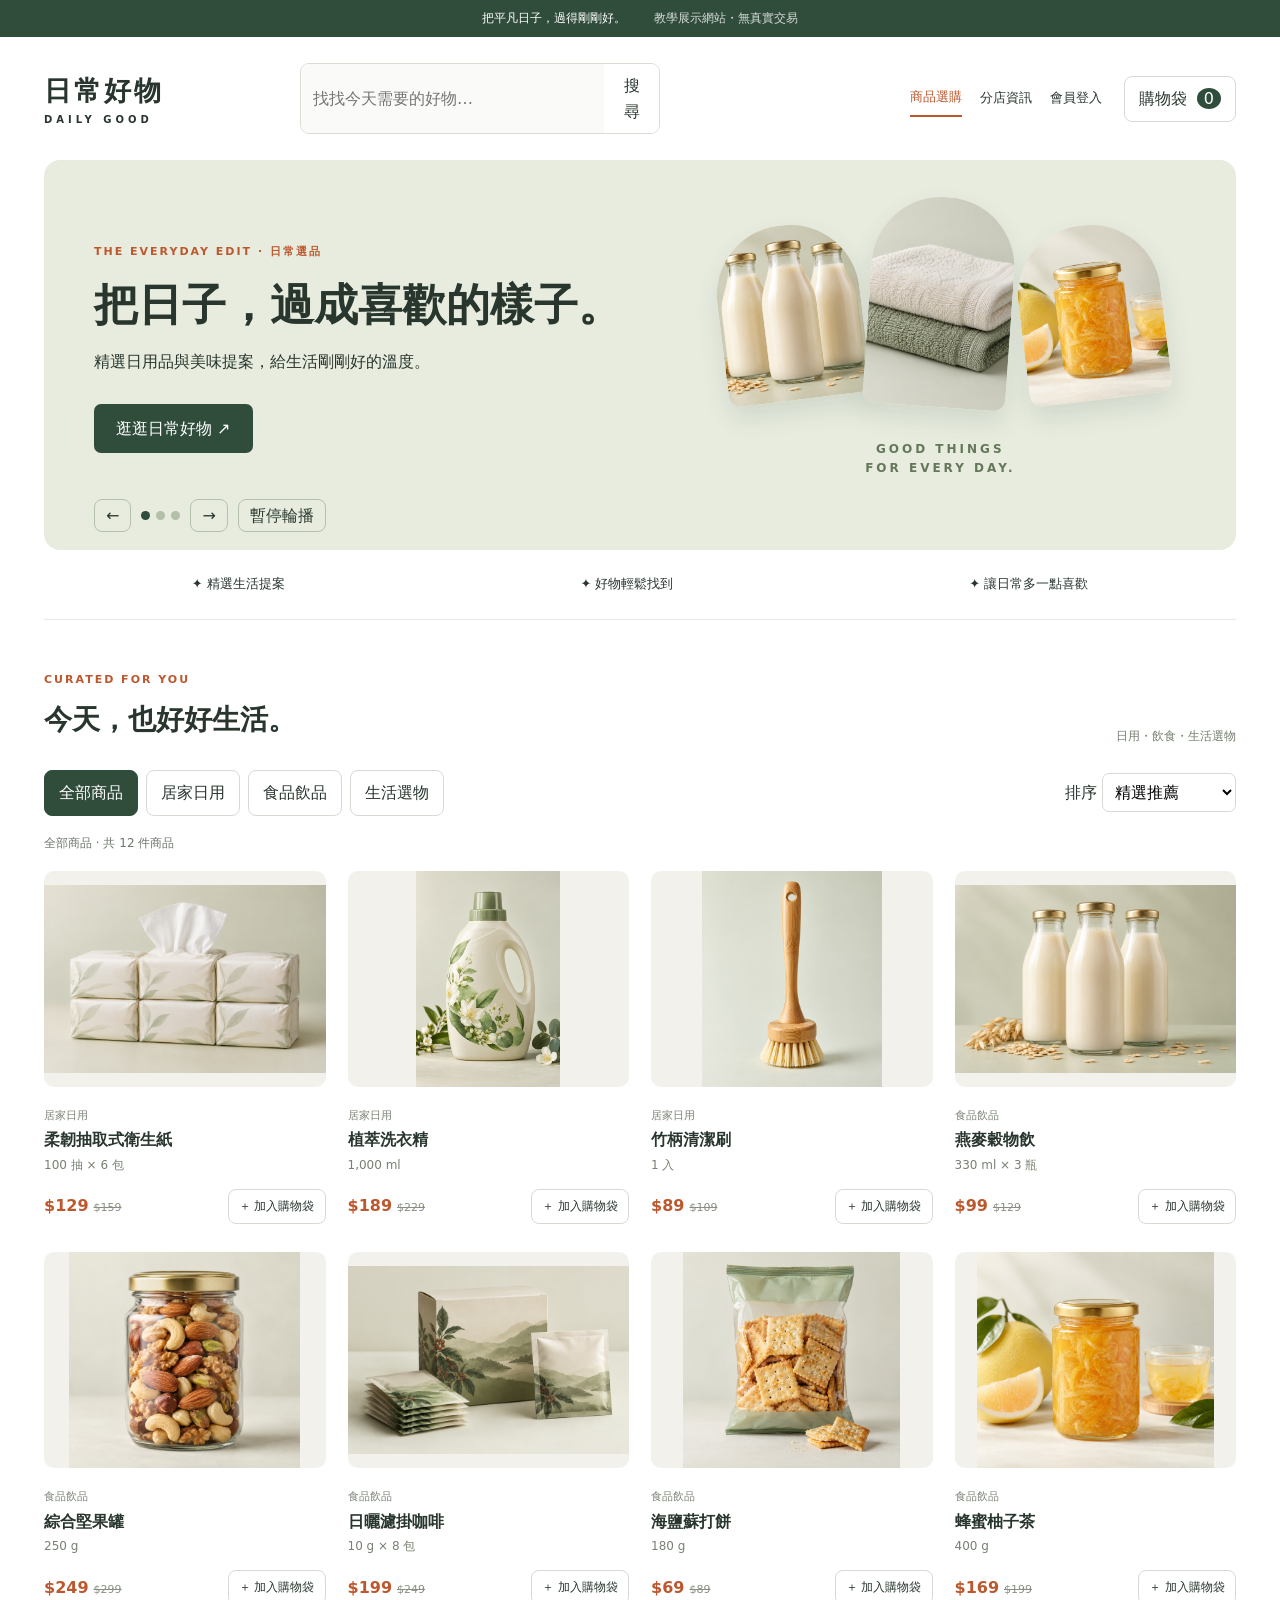
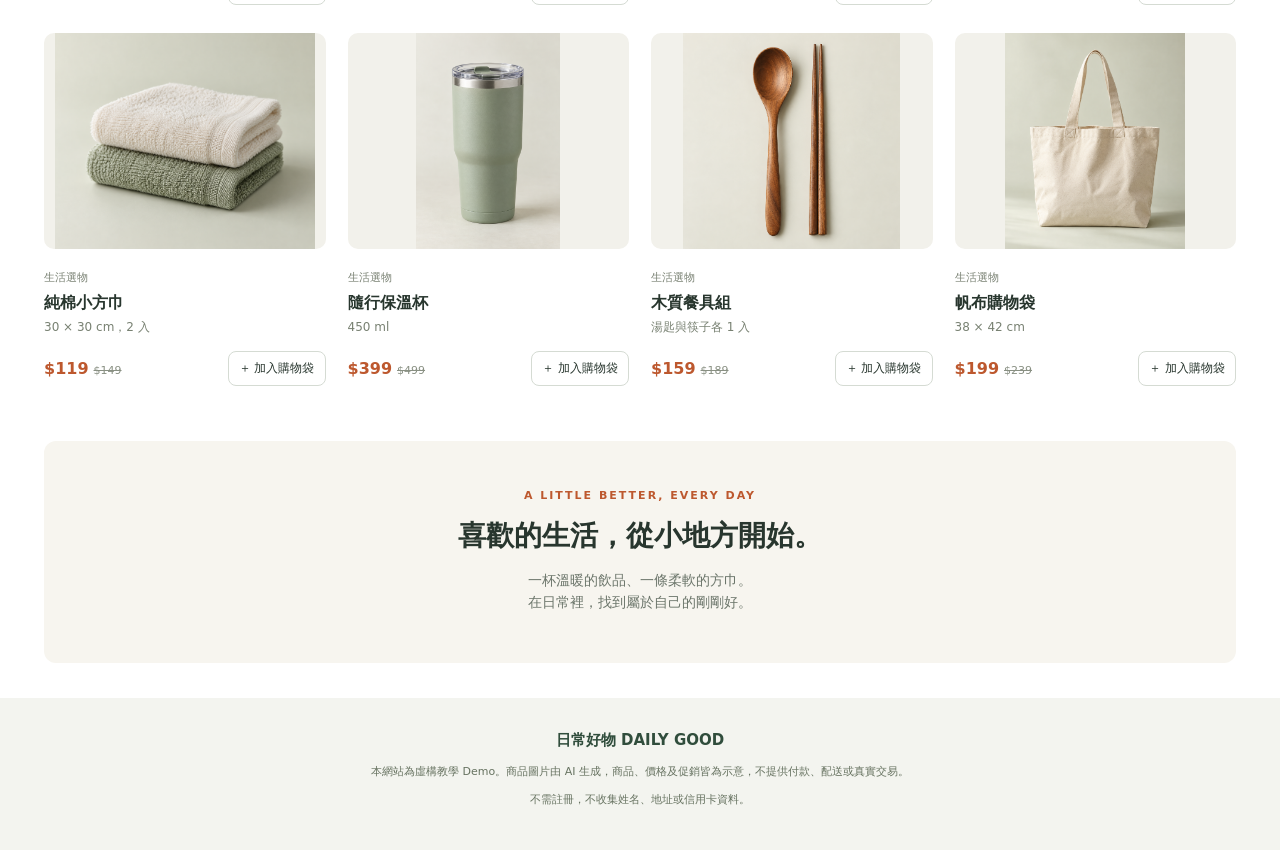
<file: index.html>
<!doctype html>
<html lang="zh-Hant">
  <head>
    <meta charset="UTF-8" />
    <meta name="viewport" content="width=device-width, initial-scale=1" />
    <meta
      name="description"
      content="日常好物：虛構電商教學網站，無真實交易。"
    />
    <title>日常好物 DAILY GOOD｜電商教學 Demo</title>
    <!-- GA4 教學插入點：依 README 將自己的 Google tag 貼在這裡。預設不追蹤。 -->
    <link rel="stylesheet" href="./assets/css/styles.css" />
    <script defer src="./assets/js/products.js"></script>
    <script defer src="./assets/js/app.js"></script>
    <script defer src="./assets/js/member.js"></script>

    <script async src="https://www.googletagmanager.com/gtm.js?id=GTM-5XD2KZ76"></script>
      <script>
  window.dataLayer = window.dataLayer || [];
  function gtag(){dataLayer.push(arguments);}
  gtag('js', new Date());
</script>
  </head>
  <body>
    <div class="announcement">
      把平凡日子，過得剛剛好。 <span>教學展示網站・無真實交易</span>
    </div>
    <header>
      <a class="brand" href="./index.html">日常好物<small>DAILY GOOD</small></a>
      <form id="search-form" role="search">
        <label class="sr-only" for="search">搜尋商品名稱、分類或特色</label
        ><input
          id="search"
          type="search"
          placeholder="找找今天需要的好物…"
        /><button aria-label="搜尋商品">搜尋</button>
      </form>
      <nav class="site-nav" aria-label="主要導覽">
        <a href="./index.html" aria-current="page">商品選購</a
        ><a href="./stores.html">分店資訊</a
        ><a href="./login.html" id="member-link">會員登入</a>
      </nav>
      <button id="cart-open" class="cart-button">
        購物袋 <span id="cart-count">0</span>
      </button>
    </header>
    <main>
      <section class="hero" aria-label="促銷活動">
        <div class="hero-copy">
          <p class="eyebrow" id="banner-label"></p>
          <h1 id="banner-title"></h1>
          <p id="banner-text"></p>
          <a class="primary" href="#shop">逛逛日常好物 ↗</a>
        </div>
        <div class="hero-art" aria-hidden="true">
          <img src="./assets/images/product-4.png" alt="" /><img
            src="./assets/images/product-9.png"
            alt=""
          /><img src="./assets/images/product-8.png" alt="" /><b
            >GOOD THINGS<br />FOR EVERY DAY.</b
          >
        </div>
        <div class="carousel-controls">
          <button id="prev" aria-label="上一則促銷">←</button>
          <div id="dots"></div>
          <button id="next" aria-label="下一則促銷">→</button
          ><button id="pause">暫停輪播</button>
        </div>
      </section>
      <section class="benefits" aria-label="品牌特色">
        <span>✦ 精選生活提案</span><span>✦ 好物輕鬆找到</span
        ><span>✦ 讓日常多一點喜歡</span>
      </section>
      <section id="shop">
        <div class="section-heading">
          <div>
            <p class="eyebrow">CURATED FOR YOU</p>
            <h2>今天，也好好生活。</h2>
          </div>
          <span>日用・飲食・生活選物</span>
        </div>
        <div class="toolbar">
          <nav id="categories" aria-label="商品分類"></nav>
          <label
            >排序
            <select id="sort">
              <option value="featured">精選推薦</option>
              <option value="low">價格由低到高</option>
              <option value="high">價格由高到低</option>
            </select></label
          >
        </div>
        <p id="result-count" role="status"></p>
        <div id="products" class="grid"></div>
        <div id="empty" hidden>
          <h3>暫時找不到符合的商品</h3>
          <p>試試其他關鍵字或分類。</p>
          <button id="reset">清除搜尋與篩選</button>
        </div>
      </section>
      <section class="story">
        <p class="eyebrow">A LITTLE BETTER, EVERY DAY</p>
        <h2>喜歡的生活，從小地方開始。</h2>
        <p>
          一杯溫暖的飲品、一條柔軟的方巾。<br />在日常裡，找到屬於自己的剛剛好。
        </p>
      </section>
    </main>
    <footer>
      <strong>日常好物 DAILY GOOD</strong>
      <p>
        本網站為虛構教學 Demo。商品圖片由 AI
        生成，商品、價格及促銷皆為示意，不提供付款、配送或真實交易。
      </p>
      <p>不需註冊，不收集姓名、地址或信用卡資料。</p>
    </footer>
    <dialog id="detail" aria-labelledby="detail-title">
      <button class="close" data-close="detail" aria-label="關閉商品詳情">
        ×
      </button>
      <div id="detail-body"></div>
    </dialog>
    <dialog id="cart" aria-labelledby="cart-title">
      <button class="close" data-close="cart" aria-label="關閉購物袋">×</button>
      <h2 id="cart-title">你的示範購物袋</h2>
      <p class="muted">僅供課堂操作，不會產生訂單或扣款。</p>
      <div id="cart-items"></div>
      <div class="total">商品總額 <strong id="cart-total"></strong></div>
      <button class="primary" id="checkout">完成示範（不付款）</button
      ><button id="clear-cart">清空購物袋</button>
      <p id="checkout-message" role="status"></p>
    </dialog>
    <div id="toast" role="status"></div>
  </body>
</html>
</file>
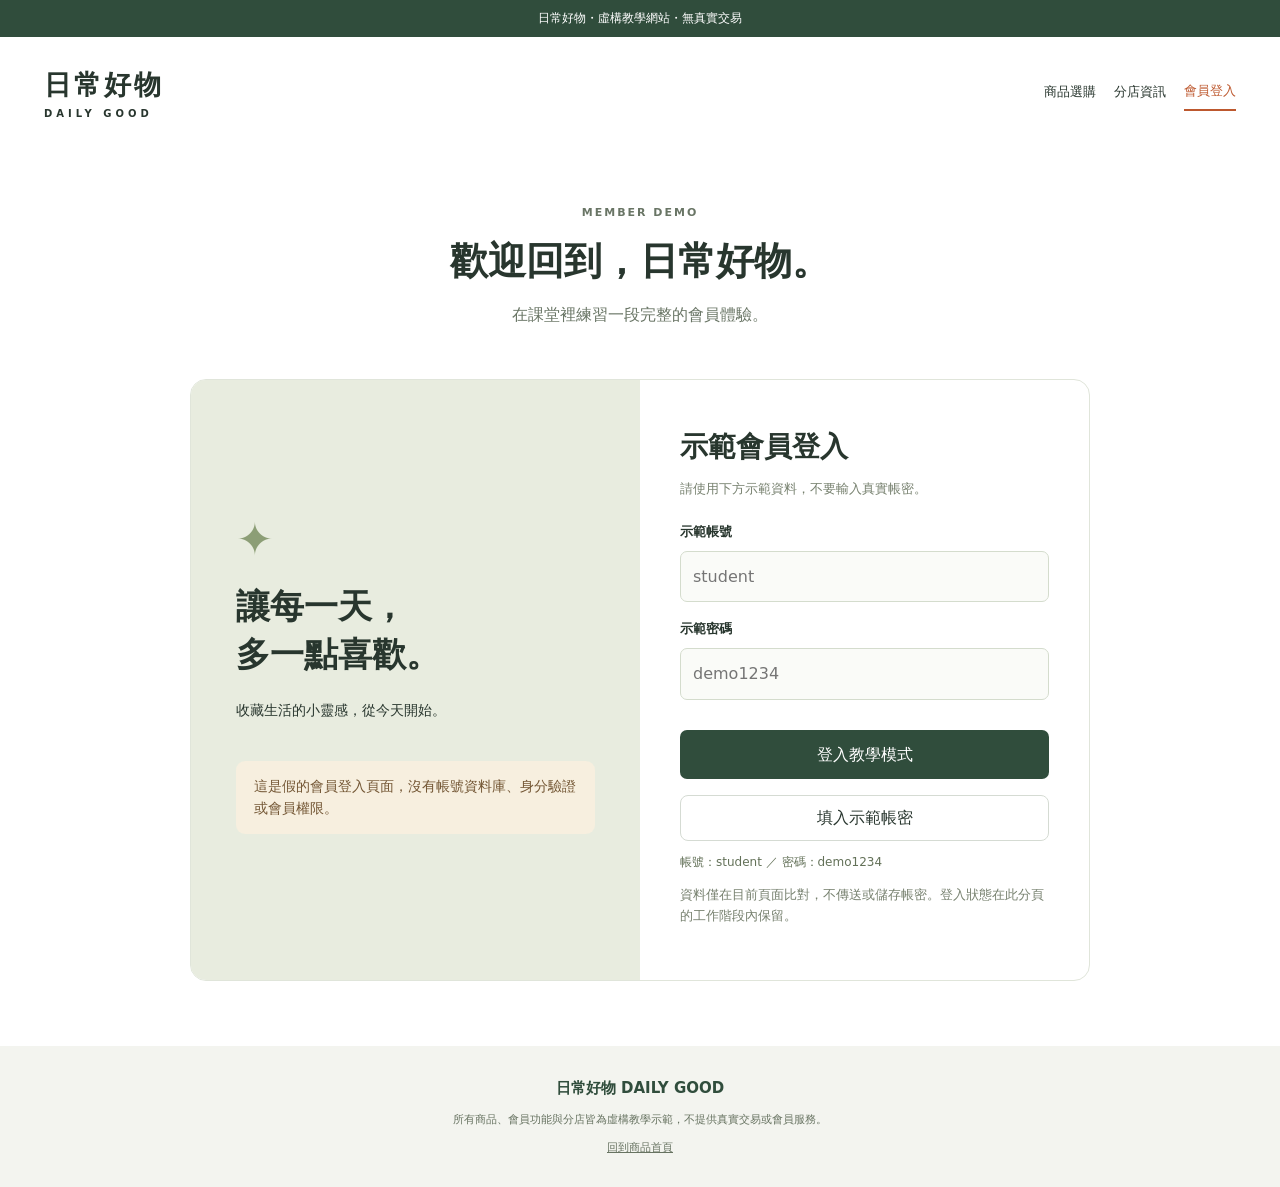
<file: login.html>
<!doctype html>
<html lang="zh-Hant">
  <head>
    <meta charset="UTF-8" />
    <meta name="viewport" content="width=device-width, initial-scale=1" />
    <link rel="stylesheet" href="./assets/css/styles.css" />
    <script defer src="./assets/js/member.js"></script>
    <title>示範會員登入｜日常好物教學 Demo</title>
  </head>
  <body>
    <div class="announcement">日常好物・虛構教學網站・無真實交易</div>
    <header>
      <a class="brand" href="./index.html">日常好物<small>DAILY GOOD</small></a>
      <nav class="site-nav" aria-label="主要導覽">
        <a href="./index.html">商品選購</a><a href="./stores.html">分店資訊</a
        ><a href="./login.html" aria-current="page" id="member-link"
          >會員登入</a
        >
      </nav>
    </header>
    <main>
      <section class="page-intro">
        <p class="eyebrow">MEMBER DEMO</p>
        <h1>歡迎回到，日常好物。</h1>
        <p>在課堂裡練習一段完整的會員體驗。</p>
      </section>
      <section class="login-layout">
        <div class="member-story">
          <span aria-hidden="true">✦</span>
          <h2>讓每一天，<br />多一點喜歡。</h2>
          <p>收藏生活的小靈感，從今天開始。</p>
          <p class="demo-note">
            這是假的會員登入頁面，沒有帳號資料庫、身分驗證或會員權限。
          </p>
        </div>
        <div class="login-panel">
          <div id="login-form-area">
            <h2>示範會員登入</h2>
            <p class="muted">請使用下方示範資料，不要輸入真實帳密。</p>
            <form id="login-form" class="member-form" autocomplete="off">
              <label for="demo-account">示範帳號</label
              ><input
                id="demo-account"
                name="demo-account"
                type="text"
                required
                placeholder="student"
                autocapitalize="none"
                spellcheck="false"
                autocomplete="off"
              /><label for="demo-password">示範密碼</label
              ><input
                id="demo-password"
                name="demo-password"
                type="password"
                required
                placeholder="demo1234"
                autocomplete="off"
              /><button class="primary" type="submit">登入教學模式</button>
            </form>
            <button id="fill-demo" class="fill-demo" type="button">
              填入示範帳密
            </button>
            <p class="credential-note">帳號：student ／ 密碼：demo1234</p>
            <p class="muted">
              資料僅在目前頁面比對，不傳送或儲存帳密。登入狀態在此分頁的工作階段內保留。
            </p>
            <p id="login-message" role="status"></p>
          </div>
          <div id="member-welcome" hidden>
            <p class="eyebrow">YOU ARE IN · DEMO ONLY</p>
            <h2>你好，示範會員！</h2>
            <p>
              登入體驗完成。這個狀態僅供教學，不代表任何真實帳戶或存取權限。
            </p>
            <a class="primary" href="./index.html">繼續逛好物</a
            ><button id="logout" type="button">登出示範</button>
          </div>
        </div>
      </section>
    </main>
    <footer>
      <strong>日常好物 DAILY GOOD</strong>
      <p>
        所有商品、會員功能與分店皆為虛構教學示範，不提供真實交易或會員服務。
      </p>
      <a href="./index.html">回到商品首頁</a>
    </footer>
  </body>
</html>
</file>
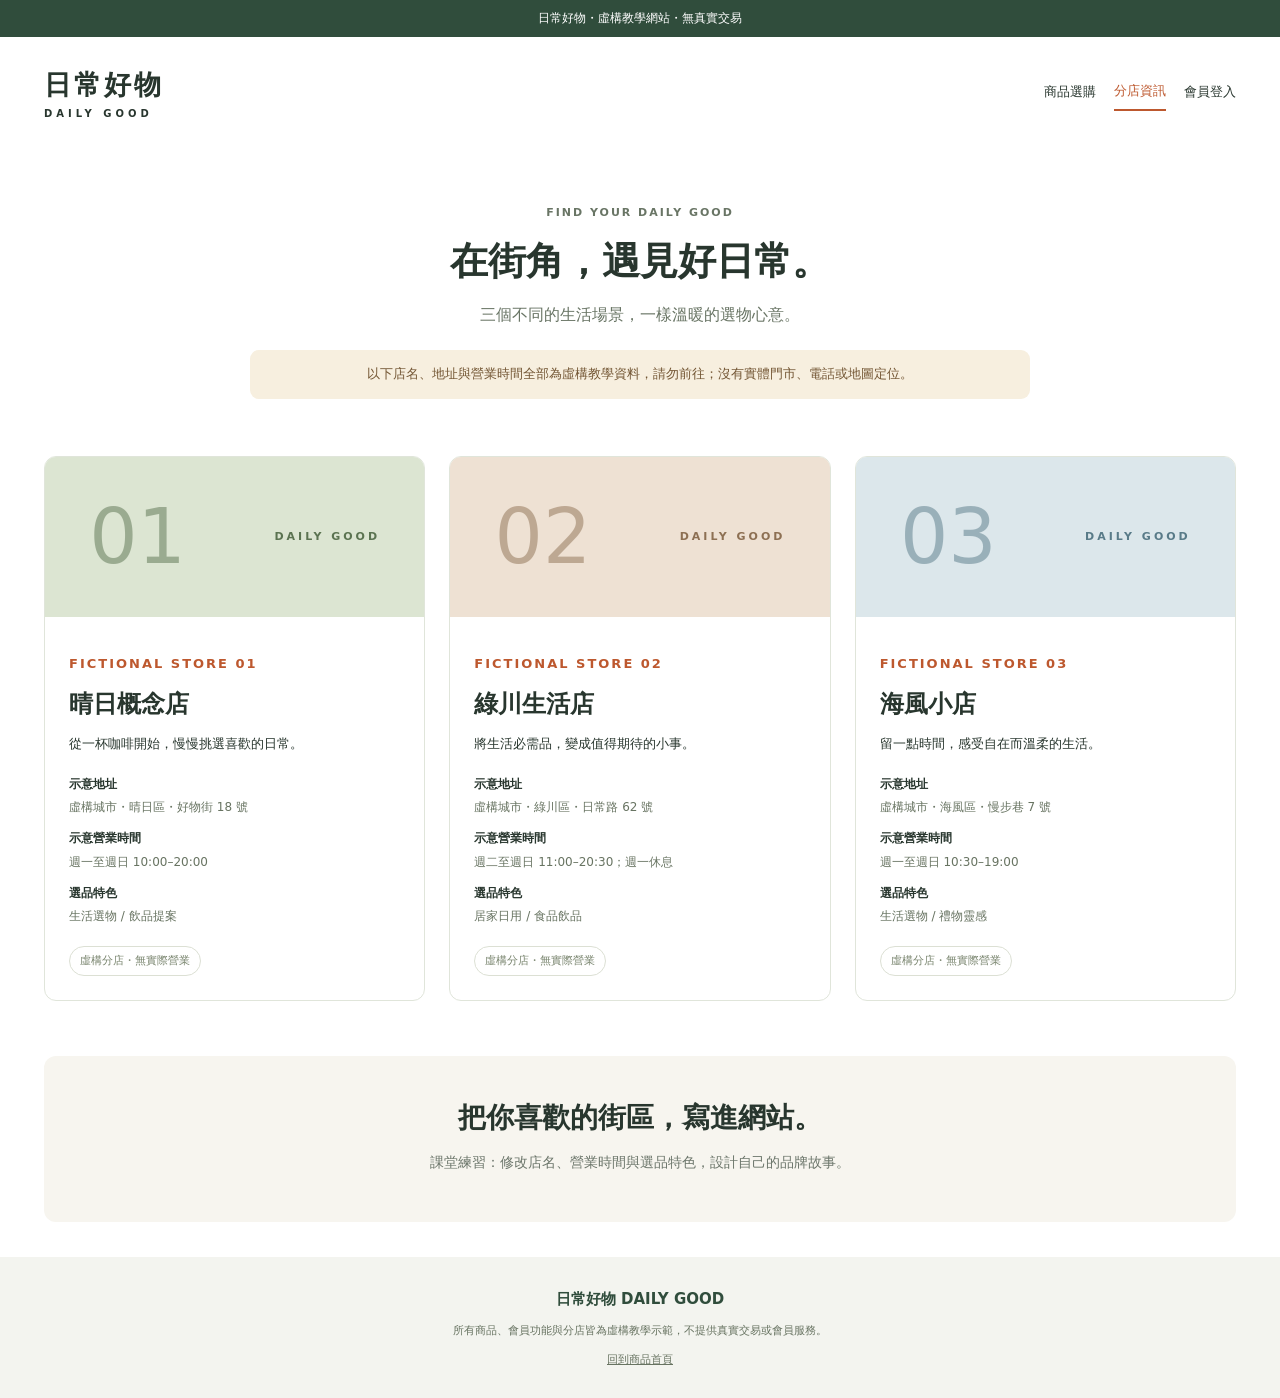
<file: stores.html>
<!doctype html>
<html lang="zh-Hant">
  <head>
    <meta charset="UTF-8" />
    <meta name="viewport" content="width=device-width, initial-scale=1" />
    <link rel="stylesheet" href="./assets/css/styles.css" />
    <script defer src="./assets/js/member.js"></script>
    <script async src="https://www.googletagmanager.com/gtm.js?id=GTM-5DV358CF"></script>
    <script async src="https://www.googletagmanager.com/gtm.js?id=GTM-PWGP7CXM"></script>
<script>
  window.dataLayer = window.dataLayer || [];
  function gtag(){dataLayer.push(arguments);}
  gtag('js', new Date());
</script>
    </script>
    <title>分店資訊｜日常好物教學 Demo</title>
  </head>
  <body>
    <div class="announcement">日常好物・虛構教學網站・無真實交易</div>
    <header>
      <a class="brand" href="./index.html">日常好物<small>DAILY GOOD</small></a>
      <nav class="site-nav" aria-label="主要導覽">
        <a href="./index.html">商品選購</a
        ><a href="./stores.html" aria-current="page">分店資訊</a
        ><a href="./login.html" id="member-link">會員登入</a>
      </nav>
    </header>
    <main>
      <section class="page-intro">
        <p class="eyebrow">FIND YOUR DAILY GOOD</p>
        <h1>在街角，遇見好日常。</h1>
        <p>三個不同的生活場景，一樣溫暖的選物心意。</p>
        <p class="demo-note">
          以下店名、地址與營業時間全部為虛構教學資料，請勿前往；沒有實體門市、電話或地圖定位。
        </p>
      </section>
      <section class="stores-grid" aria-label="虛構分店列表">
        <article class="store-card">
          <div class="store-visual store-01" aria-hidden="true">
            <span>01</span><b>DAILY GOOD</b>
          </div>
          <div class="store-content">
            <p class="eyebrow">FICTIONAL STORE 01</p>
            <h2>晴日概念店</h2>
            <p>從一杯咖啡開始，慢慢挑選喜歡的日常。</p>
            <dl>
              <dt>示意地址</dt>
              <dd>虛構城市・晴日區・好物街 18 號</dd>
              <dt>示意營業時間</dt>
              <dd>週一至週日 10:00–20:00</dd>
              <dt>選品特色</dt>
              <dd>生活選物 / 飲品提案</dd>
            </dl>
            <span class="store-badge">虛構分店・無實際營業</span>
          </div>
        </article>
        <article class="store-card">
          <div class="store-visual store-02" aria-hidden="true">
            <span>02</span><b>DAILY GOOD</b>
          </div>
          <div class="store-content">
            <p class="eyebrow">FICTIONAL STORE 02</p>
            <h2>綠川生活店</h2>
            <p>將生活必需品，變成值得期待的小事。</p>
            <dl>
              <dt>示意地址</dt>
              <dd>虛構城市・綠川區・日常路 62 號</dd>
              <dt>示意營業時間</dt>
              <dd>週二至週日 11:00–20:30；週一休息</dd>
              <dt>選品特色</dt>
              <dd>居家日用 / 食品飲品</dd>
            </dl>
            <span class="store-badge">虛構分店・無實際營業</span>
          </div>
        </article>
        <article class="store-card">
          <div class="store-visual store-03" aria-hidden="true">
            <span>03</span><b>DAILY GOOD</b>
          </div>
          <div class="store-content">
            <p class="eyebrow">FICTIONAL STORE 03</p>
            <h2>海風小店</h2>
            <p>留一點時間，感受自在而溫柔的生活。</p>
            <dl>
              <dt>示意地址</dt>
              <dd>虛構城市・海風區・慢步巷 7 號</dd>
              <dt>示意營業時間</dt>
              <dd>週一至週日 10:30–19:00</dd>
              <dt>選品特色</dt>
              <dd>生活選物 / 禮物靈感</dd>
            </dl>
            <span class="store-badge">虛構分店・無實際營業</span>
          </div>
        </article>
      </section>
      <section class="story">
        <h2>把你喜歡的街區，寫進網站。</h2>
        <p>課堂練習：修改店名、營業時間與選品特色，設計自己的品牌故事。</p>
      </section>
    </main>
    <footer>
      <strong>日常好物 DAILY GOOD</strong>
      <p>
        所有商品、會員功能與分店皆為虛構教學示範，不提供真實交易或會員服務。
      </p>
      <a href="./index.html">回到商品首頁</a>
    </footer>
  </body>
</html>
</file>
<file: assets/css/styles.css>
/* 教學練習：修改以下色票，打造自己的品牌。 */
:root {
  --green: #304d3c;
  --cream: #f7f5ef;
  --orange: #bd582e;
  --ink: #28362e;
}
* {
  box-sizing: border-box;
}
html {
  scroll-behavior: smooth;
  scroll-padding-top: 20px;
}
body {
  margin: 0;
  color: var(--ink);
  background: #fff;
  font-family:
    system-ui,
    -apple-system,
    "Noto Sans TC",
    sans-serif;
  line-height: 1.6;
}
button,
input,
select {
  font: inherit;
}
button,
a,
input,
select {
  -webkit-tap-highlight-color: transparent;
}
button {
  cursor: pointer;
  border: 1px solid #d5dbd3;
  border-radius: 8px;
  background: white;
  color: var(--ink);
  padding: 9px 14px;
}
button:hover {
  background: #edf1e9;
}
a {
  color: inherit;
}
button:focus-visible,
a:focus-visible,
input:focus-visible,
select:focus-visible {
  outline: 3px solid #cf7b37;
  outline-offset: 3px;
}
.announcement {
  background: var(--green);
  color: white;
  text-align: center;
  font-size: 12px;
  padding: 9px;
}
.announcement span {
  margin-left: 25px;
  opacity: 0.8;
}
header {
  max-width: 1240px;
  margin: auto;
  display: flex;
  align-items: center;
  gap: 40px;
  padding: 26px 24px;
}
.brand {
  text-decoration: none;
  font-size: 27px;
  font-weight: 800;
  letter-spacing: 3px;
  white-space: nowrap;
}
.brand small {
  display: block;
  font-size: 10px;
  letter-spacing: 4px;
}
form {
  display: flex;
  max-width: 500px;
  flex: 1;
  margin: auto;
  border: 1px solid #d9ded5;
  border-radius: 9px;
  overflow: hidden;
}
input {
  min-width: 0;
  width: 100%;
  padding: 12px;
  border: 0;
  background: #fafbf8;
}
form button {
  border: 0;
  border-radius: 0;
}
.cart-button {
  white-space: nowrap;
}
.cart-button span {
  border-radius: 50%;
  background: var(--green);
  color: white;
  padding: 1px 7px;
  margin-left: 5px;
}
main {
  max-width: 1240px;
  margin: auto;
  padding: 0 24px;
}
.hero {
  background: #e8ecdf;
  min-height: 390px;
  border-radius: 16px;
  position: relative;
  display: flex;
  overflow: hidden;
  padding: 45px 50px 70px;
  align-items: center;
}
.hero-copy {
  width: 55%;
  z-index: 1;
}
.eyebrow {
  font-size: 11px;
  letter-spacing: 2px;
  font-weight: 700;
  color: var(--orange);
}
h1 {
  font-size: 44px;
  line-height: 1.3;
  margin: 15px 0;
}
h2 {
  font-size: 28px;
  line-height: 1.4;
  margin: 7px 0;
}
.primary {
  display: inline-block;
  background: var(--green);
  color: white;
  text-decoration: none;
  border: 0;
  border-radius: 7px;
  padding: 12px 22px;
  margin-top: 13px;
}
.primary:hover {
  background: #47644c;
}
.hero-art {
  width: 45%;
  position: relative;
  text-align: center;
}
.hero-art span {
  display: inline-block;
  font-size: 78px;
  filter: drop-shadow(0 16px 12px #40513a22);
  transform: rotate(-10deg);
}
.hero-art span:nth-child(2) {
  font-size: 105px;
  transform: rotate(10deg);
}
.hero-art b {
  display: block;
  font-size: 18px;
  letter-spacing: 5px;
  color: #65775a;
  margin-top: 15px;
}
.carousel-controls {
  position: absolute;
  bottom: 18px;
  left: 50px;
  display: flex;
  align-items: center;
  gap: 10px;
}
.carousel-controls button {
  padding: 3px 11px;
  background: transparent;
  border-color: #b4c1aa;
}
#dots {
  display: flex;
  gap: 6px;
}
#dots button {
  padding: 0;
  width: 9px;
  height: 9px;
  border-radius: 50%;
  border: 0;
  background: #b3c0a9;
}
#dots button[aria-current="true"] {
  background: var(--green);
}
.benefits {
  display: flex;
  justify-content: space-around;
  padding: 24px 0;
  border-bottom: 1px solid #e8e9e3;
  font-size: 13px;
}
.section-heading {
  display: flex;
  align-items: end;
  justify-content: space-between;
  margin: 40px 0 24px;
}
.section-heading > span {
  font-size: 12px;
  color: #748070;
}
.toolbar {
  display: flex;
  align-items: center;
  justify-content: space-between;
  gap: 15px;
}
nav {
  display: flex;
  gap: 8px;
  flex-wrap: wrap;
}
nav button[aria-pressed="true"] {
  background: var(--green);
  color: white;
  border-color: var(--green);
}
select {
  background: white;
  padding: 8px;
  border: 1px solid #d5dbd3;
  border-radius: 7px;
}
#result-count {
  font-size: 12px;
  color: #6c766b;
  margin: 18px 0;
}
.grid {
  display: grid;
  grid-template-columns: repeat(4, 1fr);
  gap: 28px 22px;
}
.card {
  min-width: 0;
}
.product-view {
  border: 0;
  background: transparent;
  padding: 0;
  width: 100%;
  text-align: left;
}
.product-view:hover {
  background: transparent;
}
.card img {
  width: 100%;
  aspect-ratio: 1.3;
  object-fit: cover;
  border-radius: 10px;
  transition: transform 0.2s;
}
.product-view:hover img {
  transform: translateY(-3px);
}
.card small {
  display: block;
  color: #7b8375;
  margin-top: 12px;
  font-size: 11px;
}
.card h3 {
  font-size: 16px;
  margin: 3px 0;
}
.spec {
  font-size: 12px;
  color: #788172;
}
.card-bottom {
  display: flex;
  justify-content: space-between;
  align-items: center;
  gap: 4px;
  margin-top: 12px;
}
.price {
  font-weight: 750;
  color: var(--orange);
}
del {
  font-size: 11px;
  color: #899083;
  margin-left: 5px;
  font-weight: 400;
}
.card-bottom button {
  font-size: 12px;
  padding: 7px 10px;
}
.story {
  background: var(--cream);
  text-align: center;
  border-radius: 12px;
  margin: 55px 0 35px;
  padding: 35px 20px;
}
.story p:last-child {
  font-size: 14px;
  color: #6c766b;
}
footer {
  text-align: center;
  background: #f3f4ef;
  padding: 30px 20px;
  font-size: 11px;
  color: #677361;
}
footer strong {
  font-size: 15px;
  color: var(--green);
}
dialog {
  border: 0;
  border-radius: 16px;
  padding: 35px;
  width: min(650px, calc(100% - 28px));
  max-height: 85vh;
  overflow: auto;
  color: var(--ink);
  box-shadow: 0 20px 80px #0003;
}
dialog::backdrop {
  background: #16231988;
}
.close {
  position: absolute;
  right: 12px;
  top: 10px;
  padding: 0 10px;
  font-size: 23px;
  border: 0;
}
#detail-body img {
  width: 100%;
  max-height: 260px;
  object-fit: contain;
  background: var(--cream);
  border-radius: 10px;
}
.cart-row {
  display: grid;
  grid-template-columns: 1fr auto;
  gap: 8px;
  border-bottom: 1px solid #e5e8df;
  padding: 15px 0;
}
.cart-row p {
  margin: 0;
}
.quantity {
  display: flex;
  align-items: center;
  gap: 10px;
}
.quantity button {
  padding: 2px 10px;
}
.remove {
  font-size: 12px;
}
.total {
  display: flex;
  justify-content: space-between;
  margin-top: 25px;
}
.muted {
  color: #77816f;
  font-size: 13px;
}
#clear-cart {
  margin-left: 8px;
}
#checkout-message {
  color: var(--green);
}
#toast {
  position: fixed;
  bottom: 22px;
  left: 50%;
  transform: translateX(-50%);
  background: var(--green);
  color: white;
  border-radius: 8px;
  padding: 12px 20px;
  pointer-events: none;
  opacity: 0;
  z-index: 5;
}
#toast.show {
  opacity: 1;
}
#empty {
  text-align: center;
  padding: 50px;
}
.sr-only {
  position: absolute;
  width: 1px;
  height: 1px;
  padding: 0;
  overflow: hidden;
  clip: rect(0, 0, 0, 0);
  white-space: nowrap;
}
[hidden] {
  display: none !important;
}
@media (max-width: 850px) {
  header {
    gap: 20px;
  }
  .grid {
    grid-template-columns: repeat(3, 1fr);
  }
  .hero {
    padding: 32px 30px 65px;
  }
  h1 {
    font-size: 34px;
  }
  .hero-art span {
    font-size: 50px;
  }
  .hero-art span:nth-child(2) {
    font-size: 65px;
  }
  .carousel-controls {
    left: 30px;
  }
}
@media (max-width: 600px) {
  header {
    flex-wrap: wrap;
    padding: 18px;
    gap: 15px;
    justify-content: space-between;
  }
  .brand {
    font-size: 22px;
  }
  form {
    order: 3;
    flex-basis: 100%;
    max-width: none;
  }
  main {
    padding: 0 16px;
  }
  .announcement span {
    display: block;
    margin: 0;
  }
  .hero {
    padding: 25px 22px 65px;
    min-height: 350px;
  }
  .hero-copy {
    width: 100%;
  }
  .hero-art {
    display: none;
  }
  h1 {
    font-size: 32px;
  }
  .carousel-controls {
    left: 22px;
  }
  .benefits {
    gap: 10px;
    font-size: 10px;
    text-align: center;
  }
  .section-heading {
    margin-top: 28px;
  }
  .section-heading > span {
    display: none;
  }
  h2 {
    font-size: 23px;
  }
  .toolbar {
    align-items: start;
    flex-direction: column;
  }
  .toolbar label {
    align-self: flex-end;
    font-size: 12px;
  }
  nav button {
    padding: 7px 11px;
    font-size: 12px;
  }
  .grid {
    grid-template-columns: repeat(2, 1fr);
    gap: 23px 13px;
  }
  .card h3 {
    font-size: 14px;
  }
  .card-bottom {
    align-items: start;
    flex-direction: column;
  }
  .card-bottom button {
    width: 100%;
  }
  .price {
    font-size: 15px;
  }
  dialog {
    padding: 30px 20px;
  }
  .cart-row {
    grid-template-columns: 1fr;
  }
  .story {
    margin-top: 35px;
  }
}
@media (prefers-reduced-motion: reduce) {
  html {
    scroll-behavior: auto;
  }
  * {
    transition: none !important;
  }
}

/* 多頁網站：主要導覽、示範會員與分店資訊 */
header {
  gap: 22px;
  flex-wrap: wrap;
}
header form {
  max-width: 360px;
}
.site-nav {
  margin-left: auto;
  align-items: center;
  gap: 18px;
}
.site-nav a {
  text-decoration: none;
  font-size: 13px;
  white-space: nowrap;
  padding: 7px 0;
}
.site-nav a[aria-current="page"] {
  color: var(--orange);
  border-bottom: 2px solid var(--orange);
}
.page-intro {
  text-align: center;
  padding: 45px 10px 35px;
}
.page-intro h1 {
  font-size: 38px;
}
.page-intro > p {
  color: #697565;
}
.demo-note {
  background: #f7efdf;
  border-radius: 9px;
  padding: 14px 18px;
  font-size: 13px;
  max-width: 780px;
  margin: 22px auto;
  color: #735634 !important;
}
.login-layout {
  display: grid;
  grid-template-columns: 1fr 1fr;
  max-width: 900px;
  margin: 0 auto 65px;
  border: 1px solid #e0e5da;
  border-radius: 16px;
  overflow: hidden;
}
.member-story {
  background: #e8ecdf;
  padding: 45px;
  display: flex;
  flex-direction: column;
  justify-content: center;
}
.member-story > span {
  font-size: 45px;
  color: #8c9e76;
}
.member-story h2 {
  font-size: 34px;
}
.member-story p {
  font-size: 14px;
}
.member-story .demo-note {
  margin-top: 25px;
}
.login-panel {
  padding: 40px;
}
.member-form {
  display: flex;
  flex-direction: column;
  border: 0;
  border-radius: 0;
  gap: 8px;
  margin-top: 22px;
  max-width: none;
}
.member-form input {
  border: 1px solid #d4dccd;
  border-radius: 7px;
  width: 100%;
  margin-bottom: 9px;
}
.member-form label {
  font-size: 13px;
  font-weight: 650;
}
.member-form button {
  border-radius: 7px;
}
.fill-demo {
  margin-top: 16px;
  width: 100%;
}
.credential-note {
  font-size: 12px;
  color: #637158;
}
#login-message {
  color: #a13c24;
  font-size: 13px;
}
#logout {
  margin-top: 20px;
}
.stores-grid {
  display: grid;
  grid-template-columns: repeat(3, 1fr);
  gap: 24px;
  margin-bottom: 50px;
}
.store-card {
  border: 1px solid #e0e5da;
  border-radius: 12px;
  overflow: hidden;
}
.store-visual {
  height: 160px;
  background: #dce5d2;
  display: flex;
  align-items: center;
  justify-content: space-around;
  color: #5b7351;
}
.store-visual span {
  font-size: 76px;
  opacity: 0.5;
}
.store-visual b {
  font-size: 11px;
  letter-spacing: 3px;
}
.store-02 {
  background: #eee1d3;
  color: #8d7053;
}
.store-03 {
  background: #dce7eb;
  color: #597b88;
}
.store-content {
  padding: 24px;
}
.store-content h2 {
  font-size: 24px;
}
.store-content > p {
  font-size: 13px;
}
dl {
  font-size: 12px;
  margin: 20px 0;
}
dt {
  font-weight: 700;
  margin-top: 12px;
}
dd {
  margin: 4px 0;
  color: #687462;
}
.store-badge {
  display: inline-block;
  border: 1px solid #dce0d4;
  padding: 5px 10px;
  border-radius: 20px;
  font-size: 11px;
  color: #77836c;
}
@media (max-width: 1050px) {
  header form {
    order: 3;
    max-width: none;
    flex-basis: 100%;
  }
  .stores-grid {
    gap: 14px;
  }
  .store-content {
    padding: 18px;
  }
}
@media (max-width: 700px) {
  .stores-grid {
    grid-template-columns: 1fr;
  }
  .store-card {
    display: grid;
    grid-template-columns: 110px 1fr;
  }
  .store-visual {
    height: 100%;
    flex-direction: column;
    justify-content: center;
    gap: 10px;
  }
  .store-visual span {
    font-size: 54px;
  }
  .store-visual b {
    font-size: 8px;
    letter-spacing: 1px;
  }
  .login-layout {
    grid-template-columns: 1fr;
  }
  .member-story {
    padding: 25px;
  }
  .member-story h2 {
    font-size: 26px;
  }
  .member-story > span {
    display: none;
  }
  .login-panel {
    padding: 28px;
  }
  .page-intro h1 {
    font-size: 29px;
  }
  .site-nav {
    gap: 13px;
  }
  .site-nav a {
    font-size: 12px;
  }
  header > .site-nav {
    order: 2;
    margin-left: 0;
  }
  .cart-button {
    margin-left: auto;
  }
  .page-intro {
    padding-top: 25px;
  }
}
.hero-art {
  display: flex;
  flex-wrap: wrap;
  justify-content: center;
  align-items: center;
  gap: 8px;
}
.hero-art img {
  width: 29%;
  height: 175px;
  object-fit: cover;
  border-radius: 70px 70px 12px 12px;
  box-shadow: 0 12px 25px #304d3c20;
  transform: rotate(-7deg);
}
.hero-art img:nth-child(2) {
  height: 210px;
  transform: translateY(-10px) rotate(4deg);
}
.hero-art b {
  flex-basis: 100%;
  font-size: 12px;
  letter-spacing: 3px;
}
@media (max-width: 850px) {
  .hero-art img {
    height: 130px;
  }
  .hero-art img:nth-child(2) {
    height: 165px;
  }
}
@media (max-width: 600px) {
  .hero-art {
    display: none;
  }
}

.card img {
  object-fit: contain;
  background: #f2f1eb;
}
</file>
